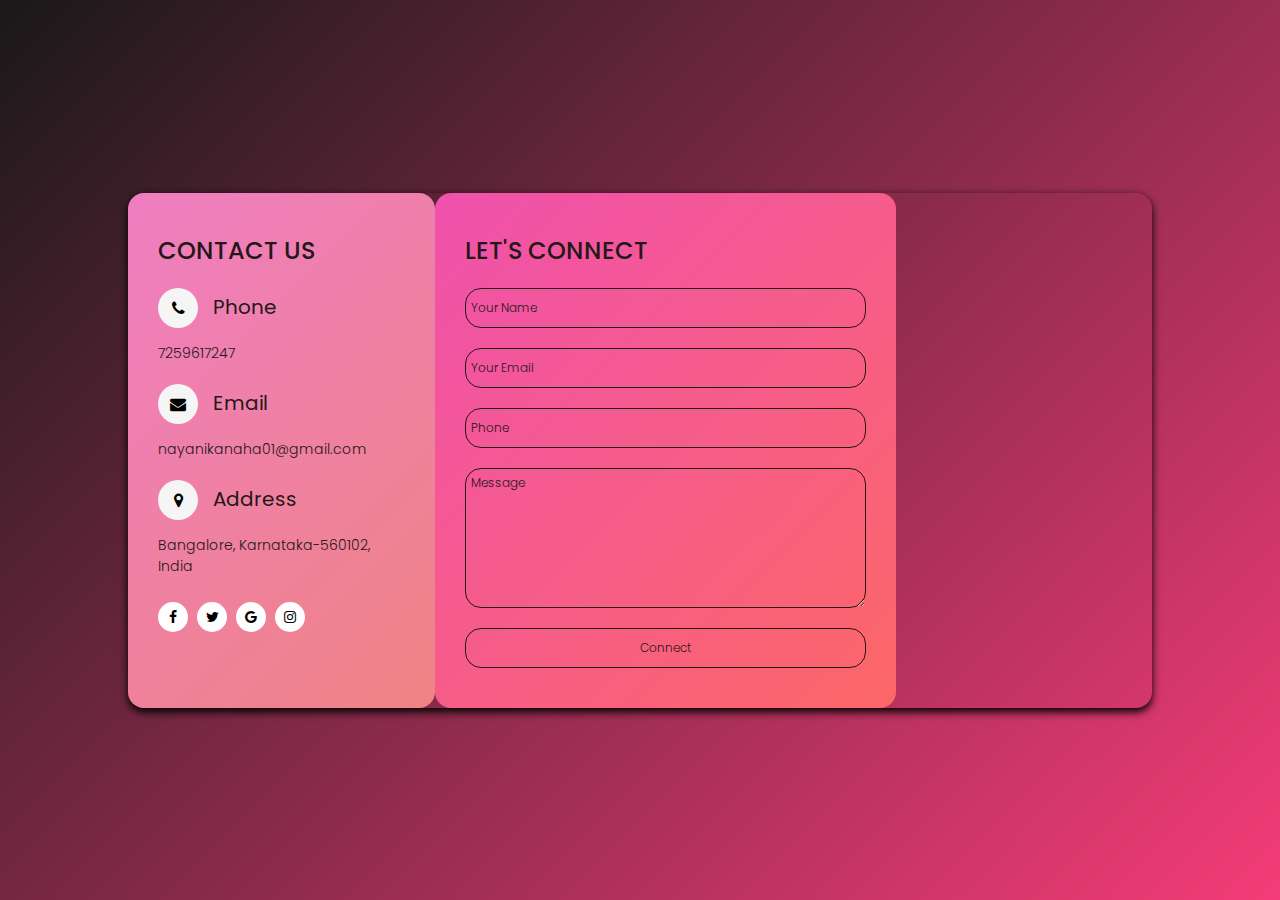
<file: contactUs.html>
<!DOCTYPE html PUBLIC "-//W3C//DTD XHTML 1.0 Transitional//EN" "http://www.w3.org/TR/xhtml1/DTD/xhtml1-transitional.dtd">
<html xmlns="http://www.w3.org/1999/xhtml">
	<head>
		<meta http-equiv="Content-Type"content="text/html; charset=utf-8"/>
		<meta name="viewport"content="width=device-width, initial-scale=1, minimum-scale=1, maximum-scale=1, user-scalable=no">
		<title>Contact Us</title>
		<link rel="stylesheet" href="contactUs.css">
		<link rel="stylesheet" href="https://stackpath.bootstrapcdn.com/font-awesome/4.7.0/css/font-awesome.min.css" crossorigin="anonymous">
	</head>
	<body>
		<div class="contact-wrap">
			<div class="contact-in">
				<h1>Contact Us</h1>
				<h2><i class="fa fa-phone" aria-hidden="true"></i> Phone</h2>
				<p>7259617247</p>
				<h2><i class="fa fa-envelope" aria-hidden="true"></i> Email</h2>
				<p>nayanikanaha01@gmail.com</p>
				<h2><i class="fa fa-map-marker" aria-hidden="true"></i> Address</h2>
				<p>Bangalore, Karnataka-560102, India</p>
				<ul>
					<li><a href="#"><i class="fa fa-facebook" aria-hidden="true"></i></a></li>
					<li><a href="#"><i class="fa fa-twitter" aria-hidden="true"></i></a></li>
					<li><a href="#"><i class="fa fa-google" aria-hidden="true"></i></a></li>
					<li><a href="#"><i class="fa fa-instagram" aria-hidden="true"></i></a></li>
				</ul>
			</div>
			<div class="contact-in">
				<h1>Let's Connect</h1>
				<form action="https://formsubmit.co/nayanikanaha01@gmail.com" method="POST">
					<input type="text" name="Name" required placeholder="Your Name" class="contact-in-input">
					<input type="email" name="Email" required placeholder="Your Email" class="contact-in-input">
					<input type="text" name="Phone" required placeholder="Phone" class="contact-in-input">
					<textarea name="message" required placeholder="Message" class="contact-in-textarea"></textarea>
					<input type="hidden" name="_captcha" value="false">
				<!--	<input type="hidden" name="_cc" value="arnabnaha17@gmail.com,nayanikanaha01@gmail.com">  -->
					<input type="hidden" name="_next" value="https://nayanikanaha01.github.io/Portfolio/thanks.html">
					<input type="hidden" name="_template" value="table">
					<input type="submit" value="Connect" class="contact-in-btn">
				</form>
			</div>
			<div class="contact-in">
				<iframe src="https://www.google.com/maps/embed?pb=!1m18!1m12!1m3!1d3889.10433329399!2d77.64599457895464!3d12.901012254940067!2m3!1f0!2f0!3f0!3m2!1i1024!2i768!4f13.1!3m3!1m2!1s0x3bae15376b8c95cf%3A0xcb4c1526029a60d3!2sHustlehub%20Tech%20Park!5e0!3m2!1sen!2sin!4v1688292520734!5m2!1sen!2sin" width="100%" height="auto" frameborder="0" style="border:0;" allowfullscreen="" aria-hidden="false" tabindex="0"></iframe>
			</div>
		</div>
	</body>
</html>
</file>
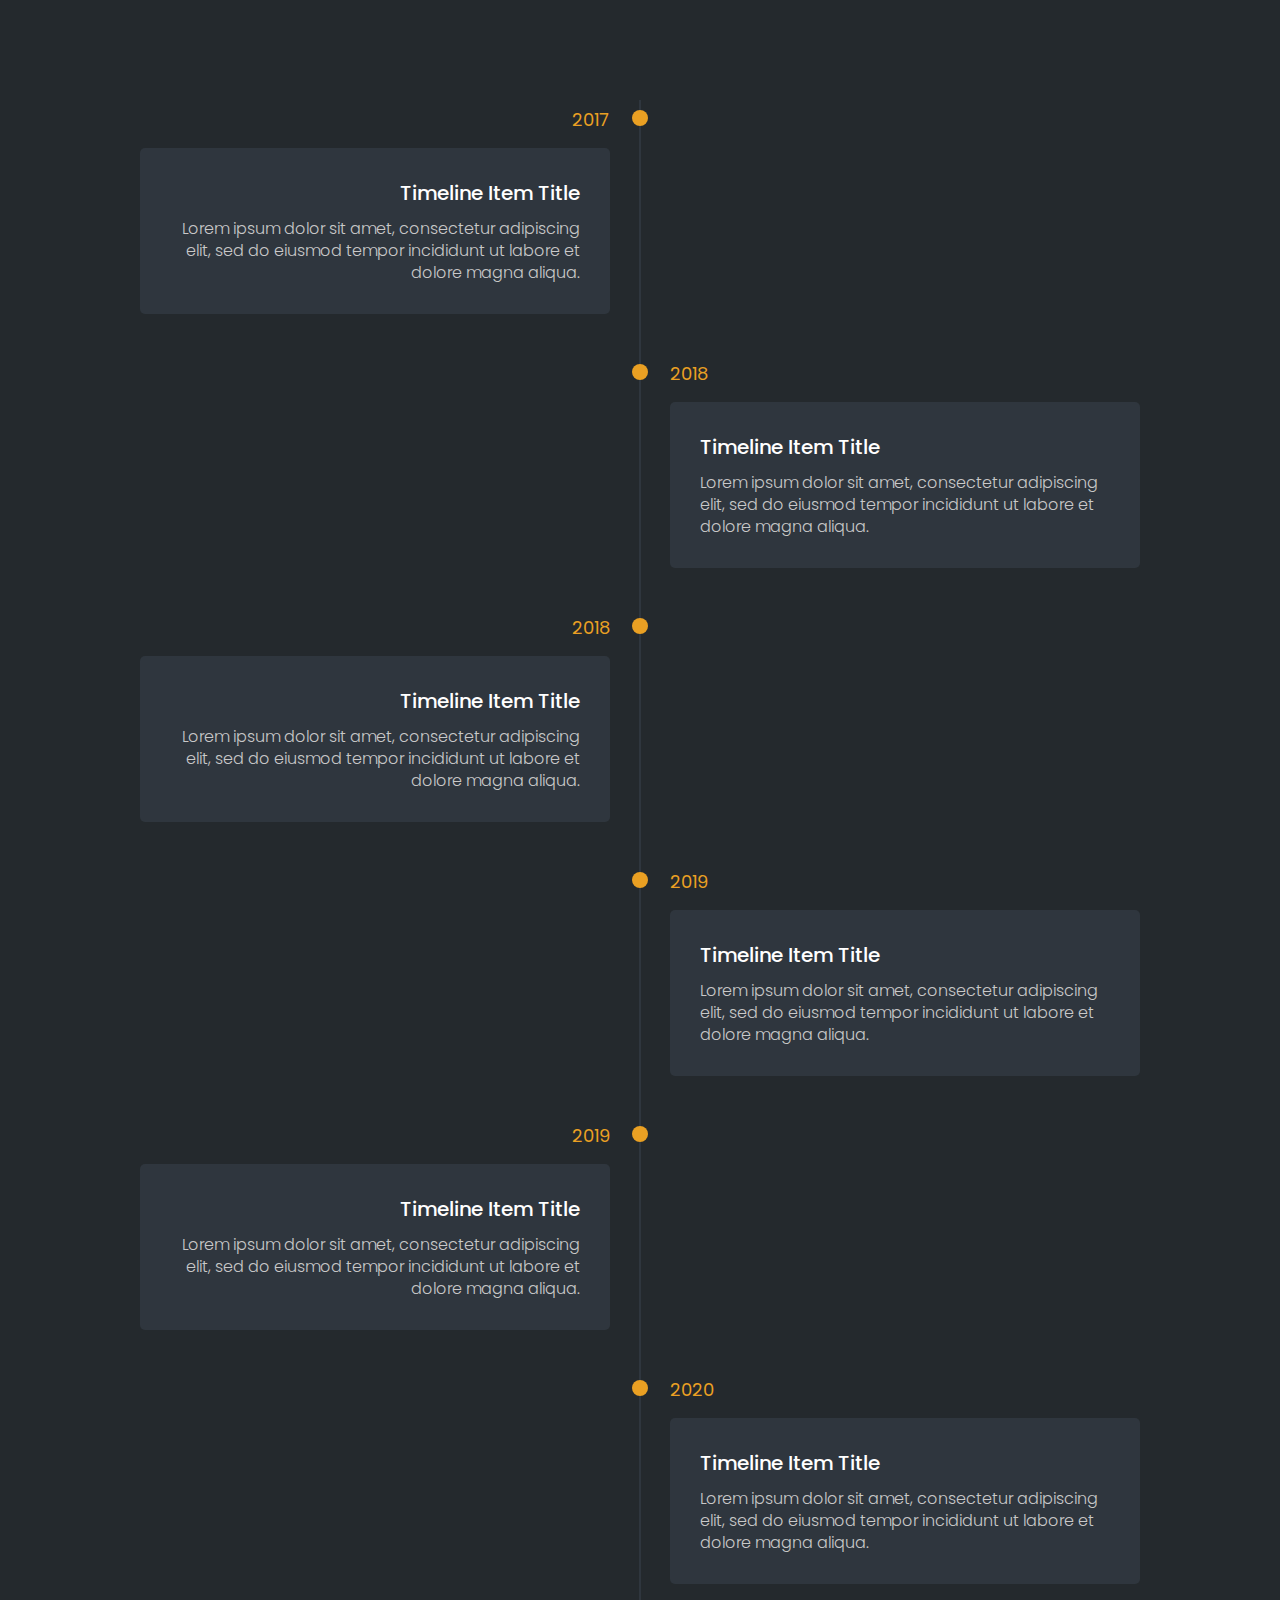
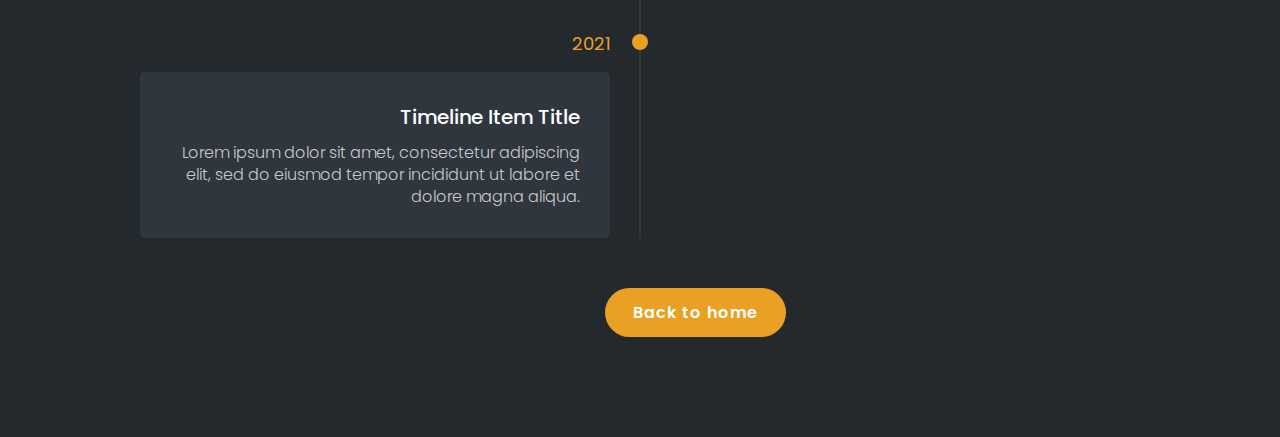
<file: roadmap.html>
<!DOCTYPE html>
<html lang="en">
<head>
  <title> Vertical Timeline </title>
  <meta charset="utf-8">
  <meta name="viewport" content="width=device-width, initial-scale=1">
  <link rel="stylesheet" type="text/css" href="roadmap.css">
</head>
<body>

<section class="timeline-section">
	<div class="timeline-items">
		<div class="timeline-item">
			<div class="timeline-dot"></div>
			<div class="timeline-date">2017</div>
			<div class="timeline-content">
				<h3>timeline item title</h3>
				<p>Lorem ipsum dolor sit amet, consectetur adipiscing elit, sed do eiusmod tempor incididunt ut labore et dolore magna aliqua. </p>
			</div>
		</div>
		<div class="timeline-item">
			<div class="timeline-dot"></div>
			<div class="timeline-date">2018</div>
			<div class="timeline-content">
				<h3>timeline item title</h3>
				<p>Lorem ipsum dolor sit amet, consectetur adipiscing elit, sed do eiusmod tempor incididunt ut labore et dolore magna aliqua. </p>
			</div>
		</div>
		<div class="timeline-item">
			<div class="timeline-dot"></div>
			<div class="timeline-date">2018</div>
			<div class="timeline-content">
				<h3>timeline item title</h3>
				<p>Lorem ipsum dolor sit amet, consectetur adipiscing elit, sed do eiusmod tempor incididunt ut labore et dolore magna aliqua. </p>
			</div>
		</div>
		<div class="timeline-item">
			<div class="timeline-dot"></div>
			<div class="timeline-date">2019</div>
			<div class="timeline-content">
				<h3>timeline item title</h3>
				<p>Lorem ipsum dolor sit amet, consectetur adipiscing elit, sed do eiusmod tempor incididunt ut labore et dolore magna aliqua. </p>
			</div>
		</div>
		<div class="timeline-item">
			<div class="timeline-dot"></div>
			<div class="timeline-date">2019</div>
			<div class="timeline-content">
				<h3>timeline item title</h3>
				<p>Lorem ipsum dolor sit amet, consectetur adipiscing elit, sed do eiusmod tempor incididunt ut labore et dolore magna aliqua. </p>
			</div>
		</div>
		<div class="timeline-item">
			<div class="timeline-dot"></div>
			<div class="timeline-date">2020</div>
			<div class="timeline-content">
				<h3>timeline item title</h3>
				<p>Lorem ipsum dolor sit amet, consectetur adipiscing elit, sed do eiusmod tempor incididunt ut labore et dolore magna aliqua. </p>
			</div>
		</div>
		<div class="timeline-item">
			<div class="timeline-dot"></div>
			<div class="timeline-date">2021</div>
			<div class="timeline-content">
				<h3>timeline item title</h3>
				<p>Lorem ipsum dolor sit amet, consectetur adipiscing elit, sed do eiusmod tempor incididunt ut labore et dolore magna aliqua. </p>
			</div>
		</div>
	</div>
    <a href="index.html" class="btn-box">Back to home</a>
</section>
</body>
</html>
</file>
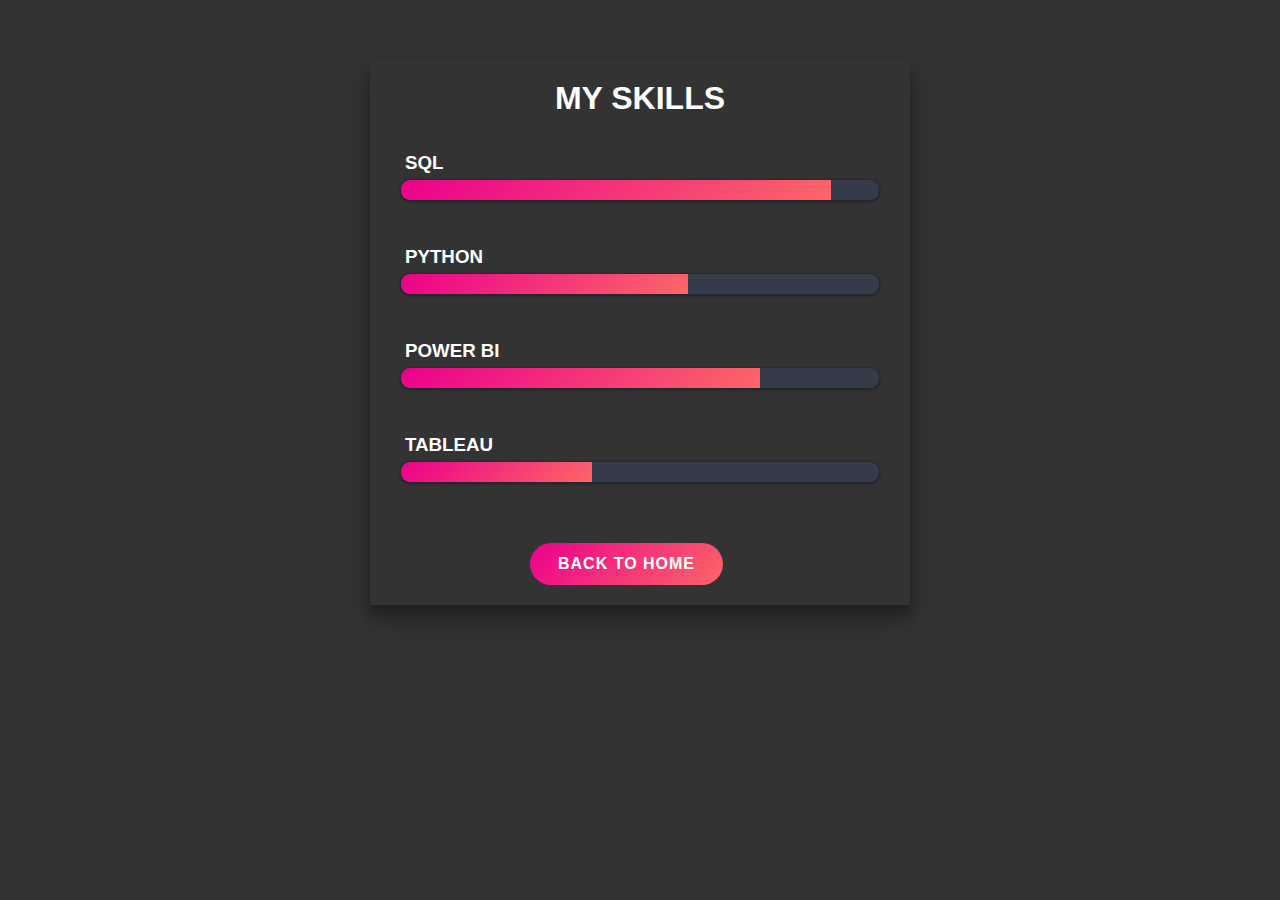
<file: skills.html>
<!DOCTYPE html>
<html>
    <head>
        <title>Skill Bar</title>
        <meta charset="utf-8">
        <meta name="viewport" content="width=device-width, initial-scale=1.0">
        <link rel="stylesheet" href="skills.css"
    </head>
    <body>
        <div class="skill">
            <h1>My Skills</h1>

            <li><h3>SQL</h3>
                <span class="bar"><span class="linux"></span></span>
            </li>
            <li><h3>PYTHON</h3>
                <span class="bar"><span class="python"></span></span>
            </li>
            <li><h3>POWER BI</h3>
                <span class="bar"><span class="shell"></span></span>
            </li>
            <li><h3>TABLEAU</h3>
                <span class="bar"><span class="vba"></span></span>
            </li>
            <a href="index.html" class="btn-box">Back to home</a>
        </div>
    </body>
</file>
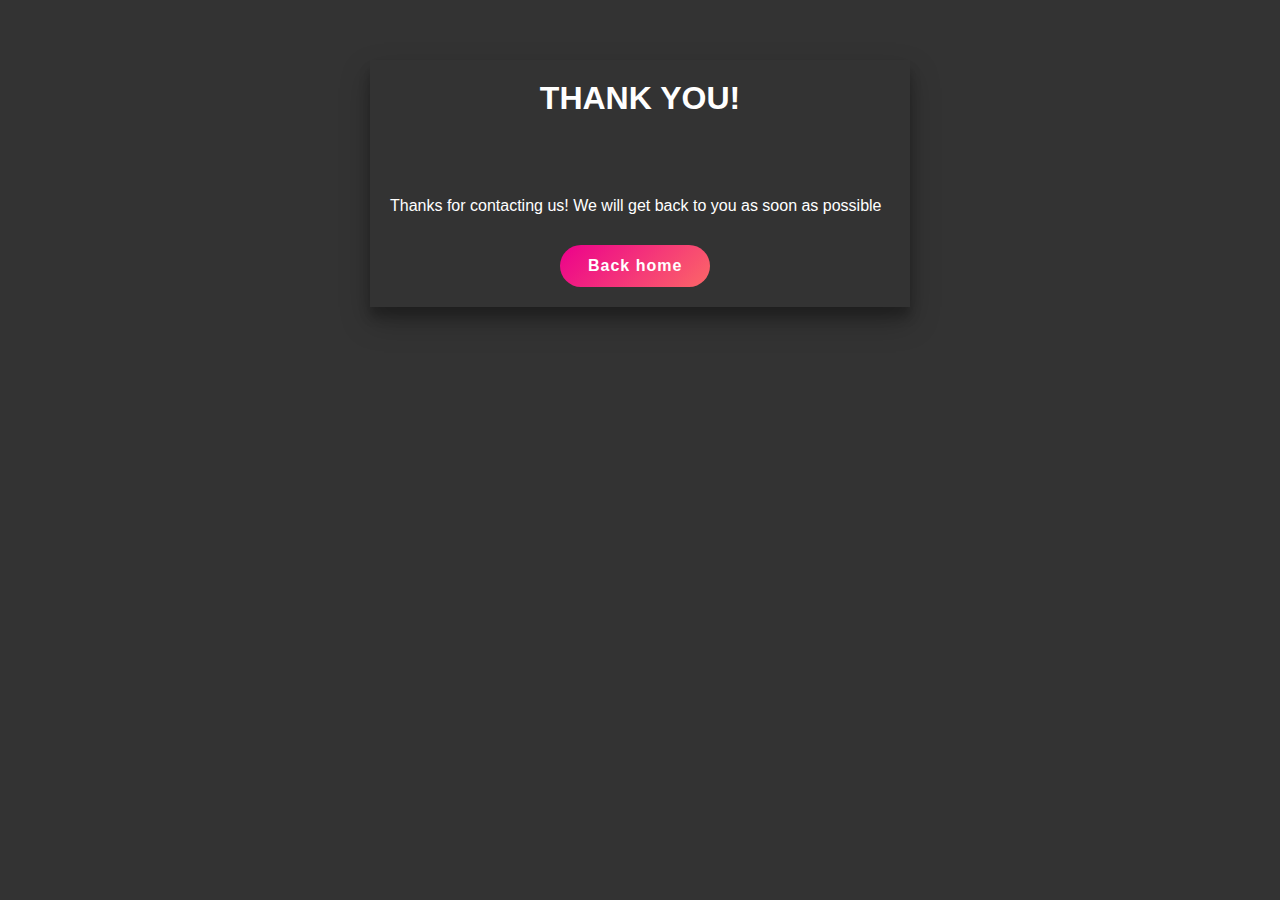
<file: thanks.html>
<!DOCTYPE html>
<html>
    <head>
        <title>Thank You</title>
        <meta charset="utf-8">
        <meta name="viewport" content="width=device-width, initial-scale=1.0">
        <link rel="stylesheet" href="thanks.css"
    </head>
    <body>
        <div class="thankyou">
            <h1>THANK YOU!</h1>
            <p>Thanks for contacting us! We will get back to you as soon as possible</p>
            <a href="index.html" class="btn-box">Back home</a>
        </div>
    </body>
</file>
<file: contactUs.css>
@import url('https://fonts.googleapis.com/css2?family=Poppins:ital,wght@0,100;0,200;0,300;0,400;0,500;0,600;0,700;0,800;0,900;1,100;1,200;1,300;1,400;1,500;1,600;1,700;1,800;1,900&display=swap');

* {
	padding: 0;
	margin: 0;
	box-sizing: border-box;
	border-radius: 1rem;
}

body {
	height: 100vh;
	display: grid;
	align-items: center;
	font-family: 'Poppins', sans-serif;
	background: linear-gradient(135deg, rgba(21, 20, 20, 0.981)0%, rgb(244, 60, 121)100%);
}

.contact-wrap {
	width: 80%;
	height: auto;
	margin: auto;
	display: flex;
	flex-wrap: wrap;
	box-shadow: 0 .2rem .5rem #000;
	
}

.contact-in {
	padding: 40px 30px;
}

.contact-in:nth-child(1) {
	flex: 30%;
	background: linear-gradient(135deg, rgb(239, 126, 194)0%, rgb(239, 131, 131)100%);
	color: #251717;
	
}

.contact-in:nth-child(2) {
	flex: 45%;
	background: linear-gradient(135deg, rgb(240, 81, 173)0%, rgba(252,103,103,1)100%);
	
}

.contact-in:nth-child(3) {
	flex: 25%;
	padding: 0;
}

.contact-in h1 {
	font-size: 24px;
	color: #251717;
	text-transform: uppercase;
	font-weight: 500;
	margin-bottom: 20px;
}

.contact-in h2 {
	font-size: 20px;
	font-weight: 400;
	margin-bottom: 15px;
}

.contact-in h2 i {
	font-size: 16px;
	width: 40px;
	height: 40px;
	margin-right: 10px;
	background: #f5f5f5;
	color: #000;
	border-radius: 50px;
	line-height: 40px;
	text-align: center;
}

.contact-in p {
	font-size: 14px;
	font-weight: 300;
	margin-bottom: 20px;
}

.contact-in ul {
	padding: 0;
	margin: 0;
}

.contact-in ul li {
	list-style: none;
	display: inline-block;
	margin-right: 5px;
	margin-top: 5px;
}

.contact-in ul li a {
	display: block;
	width: 30px;
	height: 30px;
	text-align: center;
	background: #fff;
	border-radius: 50px;
}

.contact-in ul li a i {
	font-size: 14px;
	line-height: 30px;
	color: #000;
}

.contact-in form {
	width: 100%;
	height: auto;
}

.contact-in-input {
	width: 100%;
	height: 40px;
	margin-bottom: 20px;
	border: 1px solid #251717;
	outline: none;
	padding-left: 5px;
	background: transparent;
	color: #251717;
	font-size: 12px;
	font-weight: 300;
	font-family: 'Poppins', sans-serif;
}

.contact-in-input::placeholder {
	color: #251717;
}

.contact-in-textarea {
	width: 100%;
	height: 140px;
	margin-bottom: 20px;
	border: 1px solid #251717;
	outline: none;
	padding-top: 5px;
	padding-left: 5px;
	background: transparent;
	color: #251717;
	font-size: 12px;
	font-weight: 300;
	font-family: 'Poppins', sans-serif;
}

.contact-in-textarea::placeholder {
	color: #251717;
}

.contact-in-btn {
	width: 100%;
	height: 40px;
	border: 1px solid #251717;
	outline: none;
	background: transparent;
	color: #251717;
	font-size: 12px;
	font-weight: 300;
	font-family: 'Poppins', sans-serif;
	cursor: pointer;
}

.contact-in iframe {
	width: 100%;
	height: 100%;
}

@media only screen and (max-width:480px) {
	.contact-in:nth-child(1) {
		flex: 50%;
	}

	.contact-in:nth-child(2) {
		flex: 50%;
	}

	.contact-in:nth-child(3) {
		flex: 100%;
	}

}

@media only screen and (max-width:360px) {
	.contact-in:nth-child(1) {
		flex: 50%;
	}

	.contact-in:nth-child(2) {
		flex: 50%;
	}

	.contact-in:nth-child(3) {
		flex: 100%;
	}

}
</file>
<file: roadmap.css>
@import url('https://fonts.googleapis.com/css2?family=Poppins:wght@300;400;500;600;700&display=swap');
*{
	margin:0;
	padding:0;
	box-sizing: border-box;
}
body{
	font-family: 'Poppins', sans-serif;
}
.timeline-section{
	background-color: #24292d;
	min-height: 100vh;
	padding: 100px 15px;
}
.timeline-items{
	max-width: 1000px;
	margin:auto;
	display: flex;
	flex-wrap: wrap;
	position: relative;
}
.timeline-items::before{
	content: '';
	position: absolute;
	width: 2px;
	height: 100%;
	background-color: #2f363e;
	left: calc(50% - 1px);
}
.timeline-item{
	margin-bottom: 40px;
	width: 100%;
	position: relative;
}
.timeline-item:last-child{
	margin-bottom: 0;
}
.timeline-item:nth-child(odd){
    padding-right: calc(50% + 30px);
	text-align: right;
}
.timeline-item:nth-child(even){
    padding-left: calc(50% + 30px);
}
.timeline-dot{
	height: 16px;
	width: 16px;
	background-color: #eaa023;
	position: absolute;
	left: calc(50% - 8px);
	border-radius: 50%;
	top:10px;
}
.timeline-date{
	font-size: 18px;
	color: #eaa023;
	margin:6px 0 15px;
}
.timeline-content{
    background-color: #2f363e;
	padding: 30px;
	border-radius: 5px;
}
.timeline-content h3{
    font-size: 20px;
	color: #ffffff;
	margin:0 0 10px;
	text-transform: capitalize;
	font-weight: 500;
}
.timeline-content p{
    color: #c8c8c8;
	font-size: 16px;
	font-weight: 300;
	line-height: 22px;
}

/* responsive */
@media(max-width: 767px){
	.timeline-items::before{
		left: 7px;
	}
	.timeline-item:nth-child(odd){
		padding-right: 0;
		text-align: left;
	}
	.timeline-item:nth-child(odd),
	.timeline-item:nth-child(even){
		padding-left: 37px;
	}
	.timeline-dot{
		left:0;
	}
}

.btn-box
{
    margin-top: 50px;
    margin-left: 590px;
    display: inline-block;
    padding: 12px 28px;
    background: linear-gradient(135deg, #eaa023 0%, #eaa023 100%);
    border-radius: 40px;
    font-size: 16px;
    color: #fff;
    letter-spacing: 1px;
    text-decoration: none;
    font-weight: 600;
    box-shadow: 0 0 5px linear-gradient(135deg, #eaa023 0%, #eaa023 100%),
    0 0 25px linear-gradient(135deg, #eaa023 0%, #eaa023 100%);;
}
.btn-box:hover
{
    box-shadow: 0 0 5px linear-gradient(135deg, #eaa023 0%, #eaa023 100%),
    0 0 25px linear-gradient(135deg, #eaa023 0%, #eaa023 100%),0 0 50px linear-gradient(135deg, #eaa023 0%, #eaa023 100%),
    0 0 100px linear-gradient(135deg, #eaa023 0%, #eaa023 100%),0 0 200px linear-gradient(135deg, #eaa023 0%, #eaa023 100%);

}
</file>
<file: skills.css>
*{
    font-family: Gill Sans, sans-serif;
    list-style: none;
    padding: 0;
    margin: 0;
}
body{
    background: #333;
    text-transform: uppercase;
}
h1{
    text-align: center;
}
h3{
    margin: 5px;
}
.skill{
    width: 500px;
    margin: 60px auto;
    color: #fff;
    padding: 20px;
    box-shadow: 0 14px 28px rgba(0, 0, 0, 0.25), 0 10px 10px rgba(0, 0, 0, 0.22) ;

}
.skill li{
    margin: 20px 0;
    padding: 10px;
}
.bar{
    background: #353b48;
    display: block;
    height: 20px;
    border: 1px solid rgba(0, 0, 0, 0.3);
    border-radius: 10px;
    overflow: hidden;
    box-shadow: 0 1px 3px rgba(0, 0, 0, 0.12), 0 1px 2px rgba(0, 0, 0, 0.24);
    transition: all 0.3s cubic-bezier(.25,.8,.25,1);
}
.bar:hover{
    box-shadow: 0 14px 28px rgba(0, 0, 0, 0.25), 0 10px 10px rgba(0, 0, 0, 0.22);
}
.bar span{
    height: 20px;
    float: left;
    background: linear-gradient(135deg, rgba(236,0,140,1)0%, rgba(252,103,103,1)100%);
}
.linux{
    width: 90%;
    animation: linux 3s;
}
.python{
    width: 60%;
    animation: python 3s;
}
.shell{
    width: 75%;
    animation: shell 3s;
}
.vba{
    width: 40%;
    animation: vba 3s;
}
.btn-box
{
    margin-top: 30px;
    margin-left: 140px;
    display: inline-block;
    padding: 12px 28px;
    background: linear-gradient(135deg, rgba(236,0,140,1)0%, rgba(252,103,103,1)100%);
    border-radius: 40px;
    font-size: 16px;
    color: #fff;
    letter-spacing: 1px;
    text-decoration: none;
    font-weight: 600;
    box-shadow: 0 0 5px linear-gradient(135deg, rgba(236,0,140,1)0%, rgba(252,103,103,1)100%),
    0 0 25px linear-gradient(135deg, rgba(236,0,140,1)0%, rgba(252,103,103,1)100%);;
}
.btn-box:hover
{
    box-shadow: 0 0 5px linear-gradient(135deg, rgba(236,0,140,1)0%, rgba(252,103,103,1)100%),
    0 0 25px linear-gradient(135deg, rgba(236,0,140,1)0%, rgba(252,103,103,1)100%),0 0 50px linear-gradient(135deg, rgba(236,0,140,1)0%, rgba(252,103,103,1)100%),
    0 0 100px linear-gradient(135deg, rgba(236,0,140,1)0%, rgba(252,103,103,1)100%),0 0 200px linear-gradient(135deg, rgba(236,0,140,1)0%, rgba(252,103,103,1)100%);

}
@keyframes linux{
    0%{
        width: 0%;
    }
    100%{
        width: 90%;
    }
}
@keyframes python{
    0%{
        width: 0%;
    }
    100%{
        width: 60%;
    }
}
@keyframes shell{
    0%{
        width: 0%;
    }
    100%{
        width: 75%;
    }
}
@keyframes vba{
    0%{
        width: 0%;
    }
    100%{
        width: 40%;
    }
}
</file>
<file: thanks.css>
*{
    font-family: Gill Sans, sans-serif;
    list-style: none;
    padding: 0;
    margin: 0;
}
body{
    background: #333;
    
}
h1{
    text-align: center;
    margin-bottom: 80px;
    
}
.thankyou{
    width: 500px;
    margin: 60px auto;
    color: #fff;
    padding: 20px;
    box-shadow: 0 14px 28px rgba(0, 0, 0, 0.25), 0 10px 10px rgba(0, 0, 0, 0.22) ;
}
.p{
    margin: 20px 0;
    padding: 10px;
    text-align: center;
}
.btn-box
{
    margin-top: 30px;
    margin-left: 170px;
    display: inline-block;
    padding: 12px 28px;
    background: linear-gradient(135deg, rgba(236,0,140,1)0%, rgba(252,103,103,1)100%);
    border-radius: 40px;
    font-size: 16px;
    color: #fff;
    letter-spacing: 1px;
    text-decoration: none;
    font-weight: 600;
    box-shadow: 0 0 5px linear-gradient(135deg, rgba(236,0,140,1)0%, rgba(252,103,103,1)100%),
    0 0 25px linear-gradient(135deg, rgba(236,0,140,1)0%, rgba(252,103,103,1)100%);;
}
.btn-box:hover
{
    box-shadow: 0 0 5px linear-gradient(135deg, rgba(236,0,140,1)0%, rgba(252,103,103,1)100%),
    0 0 25px linear-gradient(135deg, rgba(236,0,140,1)0%, rgba(252,103,103,1)100%),0 0 50px linear-gradient(135deg, rgba(236,0,140,1)0%, rgba(252,103,103,1)100%),
    0 0 100px linear-gradient(135deg, rgba(236,0,140,1)0%, rgba(252,103,103,1)100%),0 0 200px linear-gradient(135deg, rgba(236,0,140,1)0%, rgba(252,103,103,1)100%);

}
</file>
